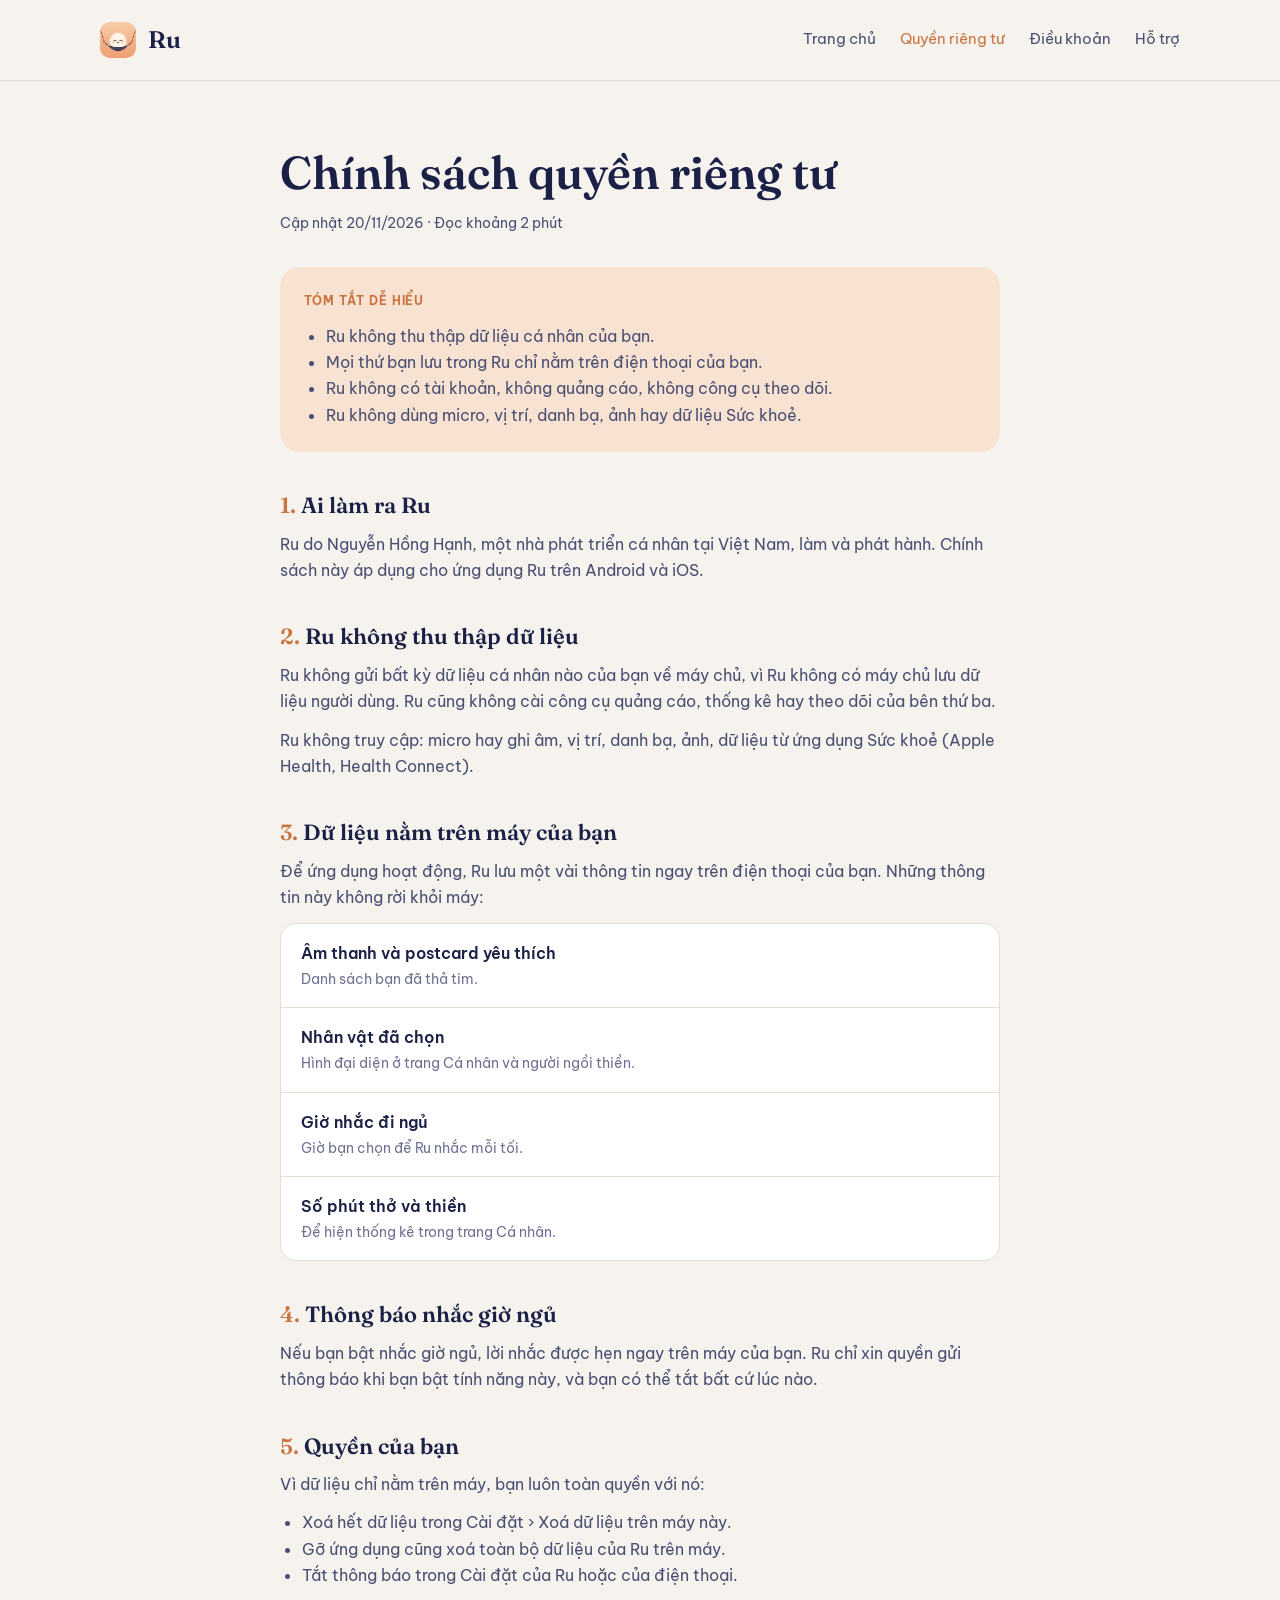
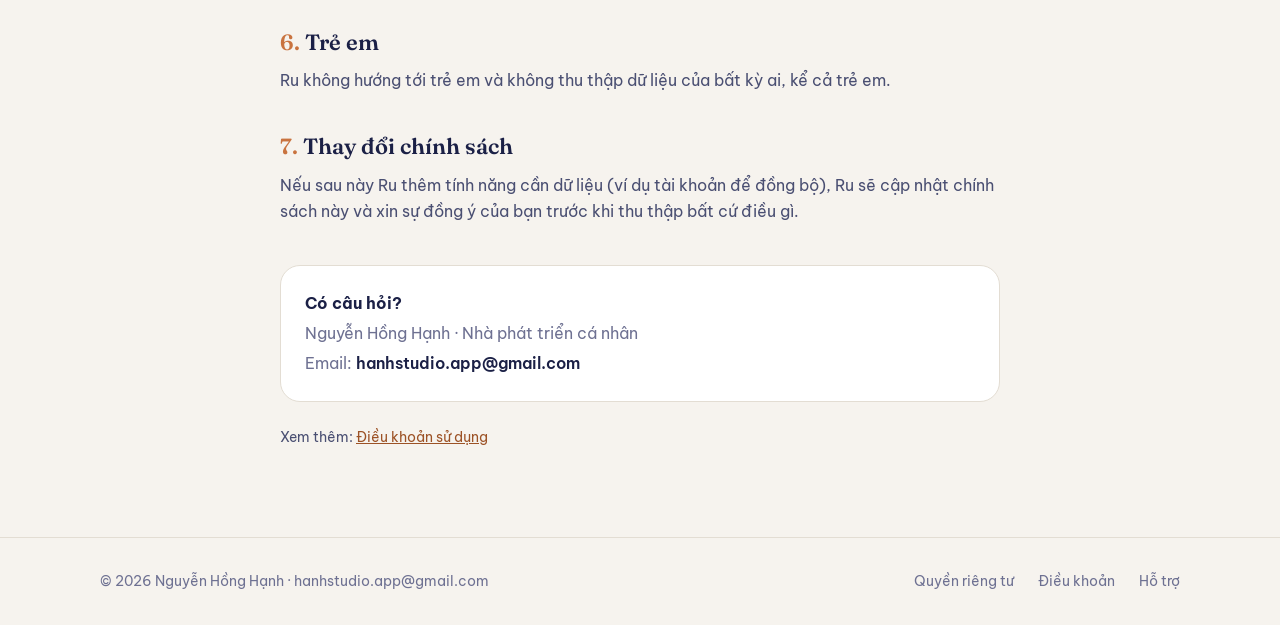
<file: privacy.html>
<!doctype html>
<html lang="vi">
<head>
<meta charset="utf-8">
<meta name="viewport" content="width=device-width, initial-scale=1">
<title>Quyền riêng tư – Ru</title>
<meta name="description" content="Ru lưu mọi dữ liệu ngay trên điện thoại của bạn, không thu thập hay gửi đi bất kỳ thông tin cá nhân nào.">
<meta name="color-scheme" content="dark light">
<meta name="theme-color" content="#0b0e1b" media="(prefers-color-scheme: dark)">
<meta name="theme-color" content="#f6f3ee" media="(prefers-color-scheme: light)">
<meta property="og:title" content="Quyền riêng tư – Ru">
<meta property="og:description" content="Ru lưu mọi dữ liệu ngay trên điện thoại của bạn, không thu thập hay gửi đi bất kỳ thông tin cá nhân nào.">
<meta property="og:type" content="website">
<meta property="og:image" content="img/icon.png">
<link rel="icon" type="image/png" href="favicon.png">
<link rel="apple-touch-icon" href="img/icon.png">
<link rel="preconnect" href="https://fonts.googleapis.com">
<link rel="preconnect" href="https://fonts.gstatic.com" crossorigin>
<link rel="stylesheet" href="https://fonts.googleapis.com/css2?family=Be+Vietnam+Pro:wght@400;500;600&amp;family=Fraunces:opsz,wght@9..144,400;9..144,600&amp;display=swap">
<style>
:root{--page:#0b0e1b}
.wp{--bg:#0b0e1b;--bg2:#0f1324;--sf:#181d33;--bd:#2e3554;--tx:#ede8e0;--tx2:#cfcbdd;--tx3:#a8a6bc;--ac:#f5b98a;--acs:rgba(245,185,138,.12);--on:#2a1a10;--link:#f5b98a}
@media (prefers-color-scheme: light){
 :root{--page:#f6f3ee}
 .wp{--bg:#f6f3ee;--bg2:#efe8dd;--sf:#ffffff;--bd:#e3ddd3;--tx:#1b2046;--tx2:#4a4f72;--tx3:#6e7192;--ac:#c9733f;--acs:#f8e3d2;--on:#ffffff;--link:#9c5226}
}
html,body{overflow-x:clip}
body{margin:0;background:var(--page)}
.wp{
 background:var(--bg);color:var(--tx);font-family:'Be Vietnam Pro',system-ui,sans-serif;font-size:16px;line-height:1.65;min-height:100vh;display:flex;flex-direction:column}
.wp *{box-sizing:border-box}
.wp .wrap{max-width:1120px;margin:0 auto;width:100%;padding-left:max(20px,env(safe-area-inset-left,0px));padding-right:max(20px,env(safe-area-inset-right,0px))}
.wp .col{max-width:720px;margin:0 auto}
.wp a{color:var(--link)}
.wp nav.top{border-bottom:1px solid var(--bd)}
.wp nav.top .wrap{display:flex;align-items:center;justify-content:space-between;gap:16px;padding-block:20px;flex-wrap:wrap}
.wp .brand{display:flex;align-items:center;gap:12px;font-family:'Fraunces',Georgia,serif;font-weight:600;font-size:24px;color:var(--tx);text-decoration:none}
.wp .brand img{width:36px;height:36px;border-radius:10px}
.wp .links{display:flex;align-items:center;gap:24px;font-size:15px}
.wp .links a{color:var(--tx2);text-decoration:none}
.wp .links a[aria-current="page"]{color:var(--ac)}
.wp main{padding-block:64px 88px}
.wp h1,.wp h2{font-family:'Fraunces',Georgia,serif;font-weight:600;margin:0;line-height:1.2}
.wp h1{font-size:clamp(32px,4vw,46px)}
.wp h2{font-size:22px}
.wp .lead{color:var(--tx2);font-size:18px;margin:12px 0 0}
.wp .meta{color:var(--tx3);font-size:14px;margin:8px 0 0}
.wp .summary{margin:32px 0 0;padding:24px;border-radius:20px;background:var(--acs)}
.wp .summary strong{display:block;font-size:12px;letter-spacing:.08em;text-transform:uppercase;color:var(--ac);margin-bottom:8px}
.wp .summary ul{margin:0;padding-left:20px;color:var(--tx)}
.wp .doc section{margin-top:40px}
.wp .doc section h2 .n{color:var(--ac)}
.wp .doc p,.wp .doc li{color:var(--tx2)}
.wp .doc p{margin:12px 0 0}
.wp .doc ul{margin:12px 0 0;padding-left:22px}
.wp .data{margin-top:12px;border:1px solid var(--bd);border-radius:16px;background:var(--sf)}
.wp .data div{padding:16px 20px;display:grid;gap:2px}
.wp .data div+div{border-top:1px solid var(--bd)}
.wp .data b{color:var(--tx);font-weight:600}
.wp .data span{color:var(--tx3);font-size:14px}
.wp .contact{margin-top:40px;padding:24px;border:1px solid var(--bd);border-radius:20px;background:var(--sf)}
.wp .contact p{margin:4px 0 0;color:var(--tx3)}
.wp .mail{font-weight:600;color:var(--tx);user-select:all}
.wp .faq h2{margin-bottom:8px}
.wp .faq details{border-bottom:1px solid var(--bd);padding-block:16px}
.wp .faq summary{cursor:pointer;font-weight:600;color:var(--tx);list-style:none;display:flex;justify-content:space-between;gap:16px}
.wp .faq summary::-webkit-details-marker{display:none}
.wp .faq summary:after{content:"+";color:var(--ac);font-size:20px;line-height:1}
.wp .faq details[open] summary:after{content:"–"}
.wp .faq details p{margin:8px 0 0;color:var(--tx2)}
.wp ol.steps{padding-left:22px;color:var(--tx2)}
.wp footer{flex:1 0 auto;display:flex;flex-direction:column;justify-content:center;border-top:1px solid var(--bd);color:var(--tx3);font-size:14px}
.wp footer .wrap{padding-block:32px;display:flex;justify-content:space-between;gap:16px 32px;flex-wrap:wrap}
.wp footer .fl{display:flex;gap:24px;flex-wrap:wrap}
.wp footer a{color:var(--tx3);text-decoration:none}
@media (max-width:600px){.wp .links .tx{display:none}.wp main{padding-block:48px 64px}}
</style>
</head>
<body>
<div class="wp">
 <nav class="top"><div class="wrap"><a class="brand" href="index.html"><img src="img/icon.png" alt="" width="36" height="36">Ru</a><div class="links"><a class="tx" href="index.html">Trang chủ</a><a class="tx" href="privacy.html" aria-current="page">Quyền riêng tư</a><a class="tx" href="terms.html">Điều khoản</a><a class="tx" href="support.html">Hỗ trợ</a></div></div></nav>
 <main><div class="wrap"><div class="col"><article class="doc"><h1>Chính sách quyền riêng tư</h1><p class="meta">Cập nhật 20/11/2026 · Đọc khoảng 2 phút</p><div class="summary"><strong>Tóm tắt dễ hiểu</strong><ul><li>Ru không thu thập dữ liệu cá nhân của bạn.</li><li>Mọi thứ bạn lưu trong Ru chỉ nằm trên điện thoại của bạn.</li><li>Ru không có tài khoản, không quảng cáo, không công cụ theo dõi.</li><li>Ru không dùng micro, vị trí, danh bạ, ảnh hay dữ liệu Sức khoẻ.</li></ul></div><section><h2><span class="n">1.</span> Ai làm ra Ru</h2><p>Ru do Nguyễn Hồng Hạnh, một nhà phát triển cá nhân tại Việt Nam, làm và phát hành. Chính sách này áp dụng cho ứng dụng Ru trên Android và iOS.</p></section><section><h2><span class="n">2.</span> Ru không thu thập dữ liệu</h2><p>Ru không gửi bất kỳ dữ liệu cá nhân nào của bạn về máy chủ, vì Ru không có máy chủ lưu dữ liệu người dùng. Ru cũng không cài công cụ quảng cáo, thống kê hay theo dõi của bên thứ ba.</p><p>Ru không truy cập: micro hay ghi âm, vị trí, danh bạ, ảnh, dữ liệu từ ứng dụng Sức khoẻ (Apple Health, Health Connect).</p></section><section><h2><span class="n">3.</span> Dữ liệu nằm trên máy của bạn</h2><p>Để ứng dụng hoạt động, Ru lưu một vài thông tin ngay trên điện thoại của bạn. Những thông tin này không rời khỏi máy:</p><div class="data"><div><b>Âm thanh và postcard yêu thích</b><span>Danh sách bạn đã thả tim.</span></div><div><b>Nhân vật đã chọn</b><span>Hình đại diện ở trang Cá nhân và người ngồi thiền.</span></div><div><b>Giờ nhắc đi ngủ</b><span>Giờ bạn chọn để Ru nhắc mỗi tối.</span></div><div><b>Số phút thở và thiền</b><span>Để hiện thống kê trong trang Cá nhân.</span></div></div></section><section><h2><span class="n">4.</span> Thông báo nhắc giờ ngủ</h2><p>Nếu bạn bật nhắc giờ ngủ, lời nhắc được hẹn ngay trên máy của bạn. Ru chỉ xin quyền gửi thông báo khi bạn bật tính năng này, và bạn có thể tắt bất cứ lúc nào.</p></section><section><h2><span class="n">5.</span> Quyền của bạn</h2><p>Vì dữ liệu chỉ nằm trên máy, bạn luôn toàn quyền với nó:</p><ul><li>Xoá hết dữ liệu trong Cài đặt › Xoá dữ liệu trên máy này.</li><li>Gỡ ứng dụng cũng xoá toàn bộ dữ liệu của Ru trên máy.</li><li>Tắt thông báo trong Cài đặt của Ru hoặc của điện thoại.</li></ul></section><section><h2><span class="n">6.</span> Trẻ em</h2><p>Ru không hướng tới trẻ em và không thu thập dữ liệu của bất kỳ ai, kể cả trẻ em.</p></section><section><h2><span class="n">7.</span> Thay đổi chính sách</h2><p>Nếu sau này Ru thêm tính năng cần dữ liệu (ví dụ tài khoản để đồng bộ), Ru sẽ cập nhật chính sách này và xin sự đồng ý của bạn trước khi thu thập bất cứ điều gì.</p></section><div class="contact"><b>Có câu hỏi?</b><p>Nguyễn Hồng Hạnh · Nhà phát triển cá nhân</p><p>Email: <span class="mail">hanhstudio.app@gmail.com</span></p></div><p class="meta" style="margin-top:24px">Xem thêm: <a href="terms.html">Điều khoản sử dụng</a></p></article></div></div></main>
 <footer><div class="wrap"><span>© 2026 Nguyễn Hồng Hạnh · hanhstudio.app@gmail.com</span><div class="fl"><a href="privacy.html">Quyền riêng tư</a><a href="terms.html">Điều khoản</a><a href="support.html">Hỗ trợ</a></div></div></footer>
</div>
</body>
</html>
</file>
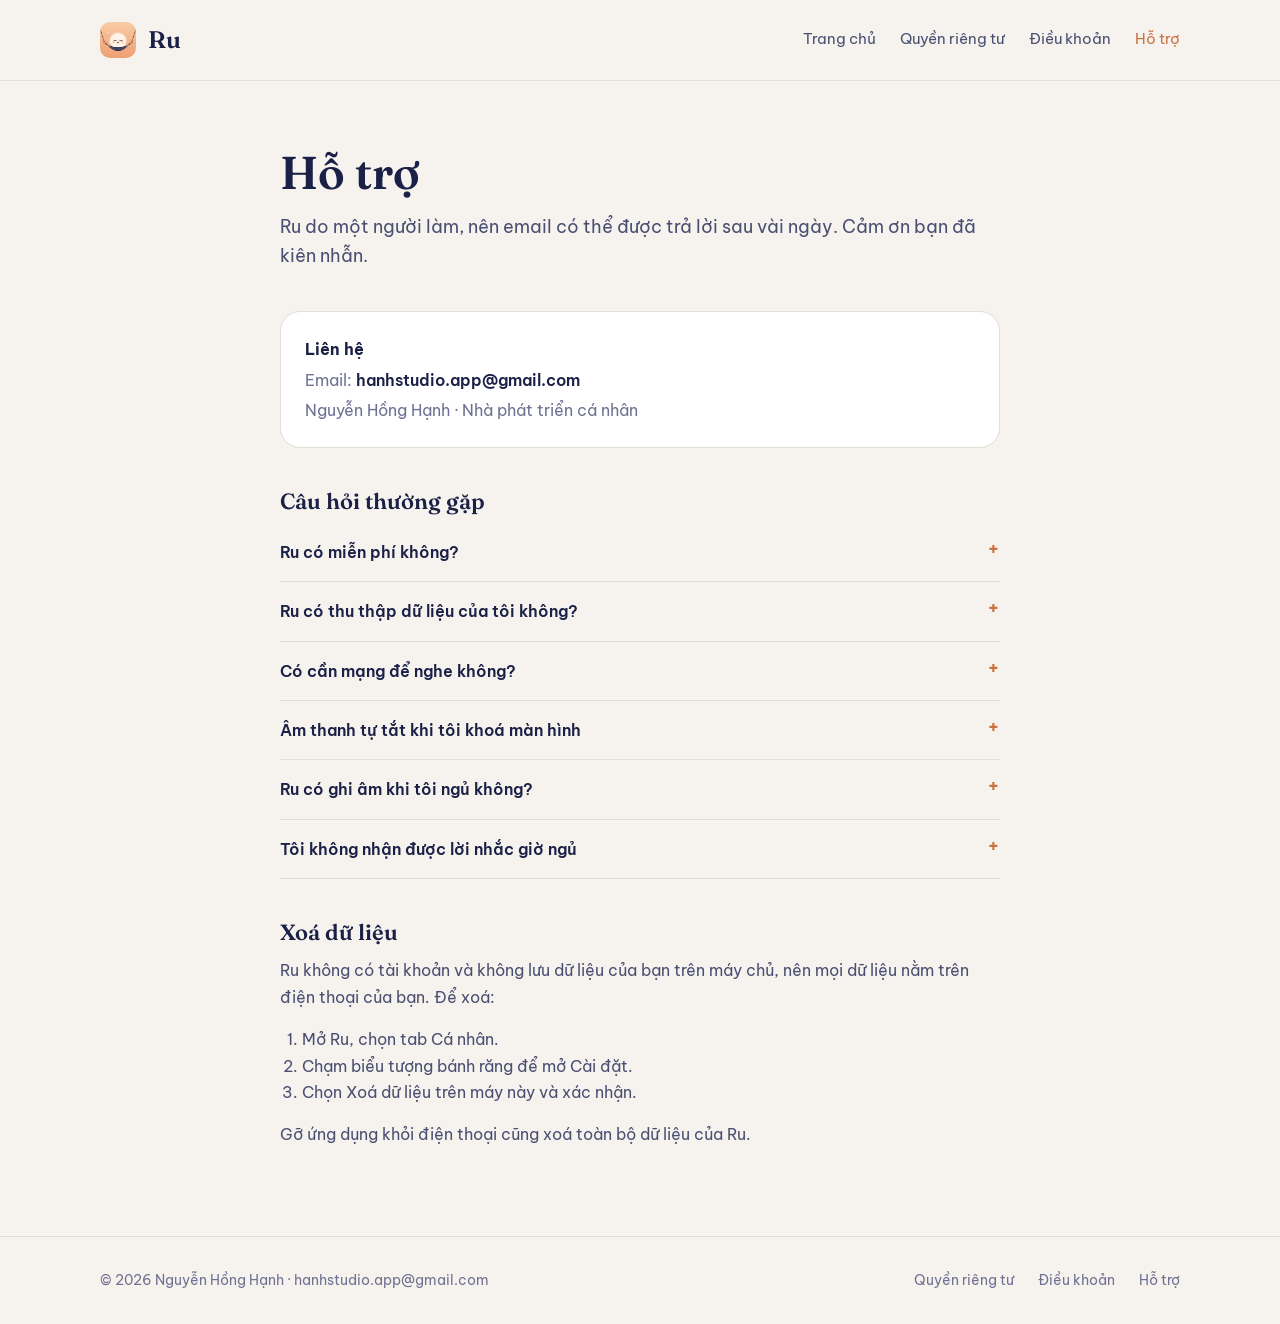
<file: support.html>
<!doctype html>
<html lang="vi">
<head>
<meta charset="utf-8">
<meta name="viewport" content="width=device-width, initial-scale=1">
<title>Hỗ trợ – Ru</title>
<meta name="description" content="Câu hỏi thường gặp và cách liên hệ hỗ trợ ứng dụng Ru.">
<meta name="color-scheme" content="dark light">
<meta name="theme-color" content="#0b0e1b" media="(prefers-color-scheme: dark)">
<meta name="theme-color" content="#f6f3ee" media="(prefers-color-scheme: light)">
<meta property="og:title" content="Hỗ trợ – Ru">
<meta property="og:description" content="Câu hỏi thường gặp và cách liên hệ hỗ trợ ứng dụng Ru.">
<meta property="og:type" content="website">
<meta property="og:image" content="img/icon.png">
<link rel="icon" type="image/png" href="favicon.png">
<link rel="apple-touch-icon" href="img/icon.png">
<link rel="preconnect" href="https://fonts.googleapis.com">
<link rel="preconnect" href="https://fonts.gstatic.com" crossorigin>
<link rel="stylesheet" href="https://fonts.googleapis.com/css2?family=Be+Vietnam+Pro:wght@400;500;600&amp;family=Fraunces:opsz,wght@9..144,400;9..144,600&amp;display=swap">
<style>
:root{--page:#0b0e1b}
.wp{--bg:#0b0e1b;--bg2:#0f1324;--sf:#181d33;--bd:#2e3554;--tx:#ede8e0;--tx2:#cfcbdd;--tx3:#a8a6bc;--ac:#f5b98a;--acs:rgba(245,185,138,.12);--on:#2a1a10;--link:#f5b98a}
@media (prefers-color-scheme: light){
 :root{--page:#f6f3ee}
 .wp{--bg:#f6f3ee;--bg2:#efe8dd;--sf:#ffffff;--bd:#e3ddd3;--tx:#1b2046;--tx2:#4a4f72;--tx3:#6e7192;--ac:#c9733f;--acs:#f8e3d2;--on:#ffffff;--link:#9c5226}
}
html,body{overflow-x:clip}
body{margin:0;background:var(--page)}
.wp{
 background:var(--bg);color:var(--tx);font-family:'Be Vietnam Pro',system-ui,sans-serif;font-size:16px;line-height:1.65;min-height:100vh;display:flex;flex-direction:column}
.wp *{box-sizing:border-box}
.wp .wrap{max-width:1120px;margin:0 auto;width:100%;padding-left:max(20px,env(safe-area-inset-left,0px));padding-right:max(20px,env(safe-area-inset-right,0px))}
.wp .col{max-width:720px;margin:0 auto}
.wp a{color:var(--link)}
.wp nav.top{border-bottom:1px solid var(--bd)}
.wp nav.top .wrap{display:flex;align-items:center;justify-content:space-between;gap:16px;padding-block:20px;flex-wrap:wrap}
.wp .brand{display:flex;align-items:center;gap:12px;font-family:'Fraunces',Georgia,serif;font-weight:600;font-size:24px;color:var(--tx);text-decoration:none}
.wp .brand img{width:36px;height:36px;border-radius:10px}
.wp .links{display:flex;align-items:center;gap:24px;font-size:15px}
.wp .links a{color:var(--tx2);text-decoration:none}
.wp .links a[aria-current="page"]{color:var(--ac)}
.wp main{padding-block:64px 88px}
.wp h1,.wp h2{font-family:'Fraunces',Georgia,serif;font-weight:600;margin:0;line-height:1.2}
.wp h1{font-size:clamp(32px,4vw,46px)}
.wp h2{font-size:22px}
.wp .lead{color:var(--tx2);font-size:18px;margin:12px 0 0}
.wp .meta{color:var(--tx3);font-size:14px;margin:8px 0 0}
.wp .summary{margin:32px 0 0;padding:24px;border-radius:20px;background:var(--acs)}
.wp .summary strong{display:block;font-size:12px;letter-spacing:.08em;text-transform:uppercase;color:var(--ac);margin-bottom:8px}
.wp .summary ul{margin:0;padding-left:20px;color:var(--tx)}
.wp .doc section{margin-top:40px}
.wp .doc section h2 .n{color:var(--ac)}
.wp .doc p,.wp .doc li{color:var(--tx2)}
.wp .doc p{margin:12px 0 0}
.wp .doc ul{margin:12px 0 0;padding-left:22px}
.wp .data{margin-top:12px;border:1px solid var(--bd);border-radius:16px;background:var(--sf)}
.wp .data div{padding:16px 20px;display:grid;gap:2px}
.wp .data div+div{border-top:1px solid var(--bd)}
.wp .data b{color:var(--tx);font-weight:600}
.wp .data span{color:var(--tx3);font-size:14px}
.wp .contact{margin-top:40px;padding:24px;border:1px solid var(--bd);border-radius:20px;background:var(--sf)}
.wp .contact p{margin:4px 0 0;color:var(--tx3)}
.wp .mail{font-weight:600;color:var(--tx);user-select:all}
.wp .faq h2{margin-bottom:8px}
.wp .faq details{border-bottom:1px solid var(--bd);padding-block:16px}
.wp .faq summary{cursor:pointer;font-weight:600;color:var(--tx);list-style:none;display:flex;justify-content:space-between;gap:16px}
.wp .faq summary::-webkit-details-marker{display:none}
.wp .faq summary:after{content:"+";color:var(--ac);font-size:20px;line-height:1}
.wp .faq details[open] summary:after{content:"–"}
.wp .faq details p{margin:8px 0 0;color:var(--tx2)}
.wp ol.steps{padding-left:22px;color:var(--tx2)}
.wp footer{flex:1 0 auto;display:flex;flex-direction:column;justify-content:center;border-top:1px solid var(--bd);color:var(--tx3);font-size:14px}
.wp footer .wrap{padding-block:32px;display:flex;justify-content:space-between;gap:16px 32px;flex-wrap:wrap}
.wp footer .fl{display:flex;gap:24px;flex-wrap:wrap}
.wp footer a{color:var(--tx3);text-decoration:none}
@media (max-width:600px){.wp .links .tx{display:none}.wp main{padding-block:48px 64px}}
</style>
</head>
<body>
<div class="wp">
 <nav class="top"><div class="wrap"><a class="brand" href="index.html"><img src="img/icon.png" alt="" width="36" height="36">Ru</a><div class="links"><a class="tx" href="index.html">Trang chủ</a><a class="tx" href="privacy.html">Quyền riêng tư</a><a class="tx" href="terms.html">Điều khoản</a><a class="tx" href="support.html" aria-current="page">Hỗ trợ</a></div></div></nav>
 <main><div class="wrap"><div class="col"><h1>Hỗ trợ</h1><p class="lead">Ru do một người làm, nên email có thể được trả lời sau vài ngày. Cảm ơn bạn đã kiên nhẫn.</p><div class="contact"><b>Liên hệ</b><p>Email: <span class="mail">hanhstudio.app@gmail.com</span></p><p>Nguyễn Hồng Hạnh · Nhà phát triển cá nhân</p></div><section class="faq" style="margin-top:40px"><h2>Câu hỏi thường gặp</h2><details><summary>Ru có miễn phí không?</summary><p>Có. Toàn bộ âm thanh ngủ, bài thở, thiền và postcard đều miễn phí, không quảng cáo, không cần tài khoản.</p></details><details><summary>Ru có thu thập dữ liệu của tôi không?</summary><p>Không. Âm thanh yêu thích, giờ nhắc và số phút thở chỉ lưu trên điện thoại của bạn. Ru không có máy chủ lưu dữ liệu người dùng và không cài công cụ quảng cáo hay theo dõi.</p></details><details><summary>Có cần mạng để nghe không?</summary><p>Không. Âm thanh và postcard nằm sẵn trong ứng dụng, nghe được cả khi không có mạng.</p></details><details><summary>Âm thanh tự tắt khi tôi khoá màn hình</summary><p>Kiểm tra chế độ tiết kiệm pin và cho phép Ru chạy nền. Trên Android, giữ thông báo trình phát của Ru trên màn hình khoá. Nếu vẫn lỗi, gửi email cho chúng tôi kèm tên máy.</p></details><details><summary>Ru có ghi âm khi tôi ngủ không?</summary><p>Không. Ru không dùng micro, không ghi âm, không đọc dữ liệu Sức khoẻ hay vị trí.</p></details><details><summary>Tôi không nhận được lời nhắc giờ ngủ</summary><p>Mở Cài đặt của máy › Ru › Thông báo và bật Cho phép thông báo, sau đó bật lại Nhắc giờ đi ngủ trong Ru.</p></details></section><section id="xoa-du-lieu" class="doc" style="margin-top:40px"><h2>Xoá dữ liệu</h2><p>Ru không có tài khoản và không lưu dữ liệu của bạn trên máy chủ, nên mọi dữ liệu nằm trên điện thoại của bạn. Để xoá:</p><ol class="steps"><li>Mở Ru, chọn tab Cá nhân.</li><li>Chạm biểu tượng bánh răng để mở Cài đặt.</li><li>Chọn Xoá dữ liệu trên máy này và xác nhận.</li></ol><p>Gỡ ứng dụng khỏi điện thoại cũng xoá toàn bộ dữ liệu của Ru.</p></section></div></div></main>
 <footer><div class="wrap"><span>© 2026 Nguyễn Hồng Hạnh · hanhstudio.app@gmail.com</span><div class="fl"><a href="privacy.html">Quyền riêng tư</a><a href="terms.html">Điều khoản</a><a href="support.html">Hỗ trợ</a></div></div></footer>
</div>
</body>
</html>
</file>
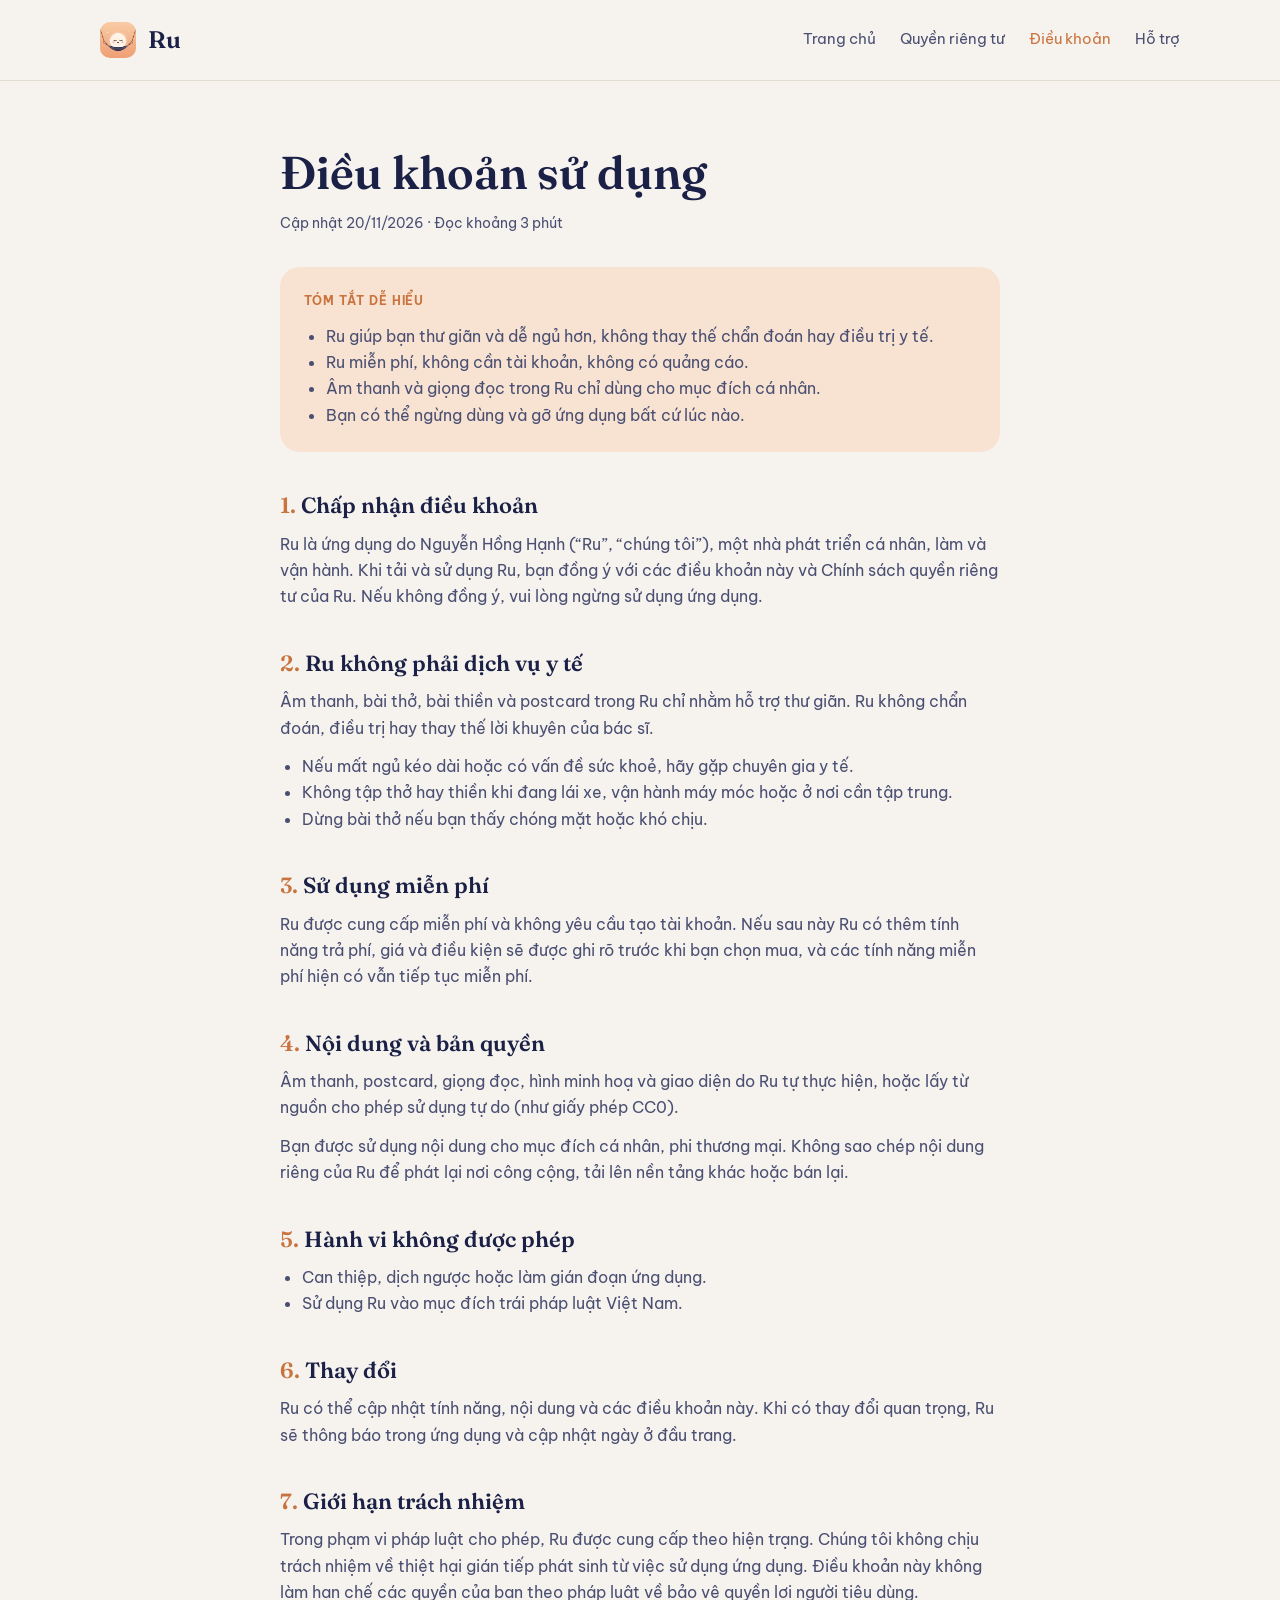
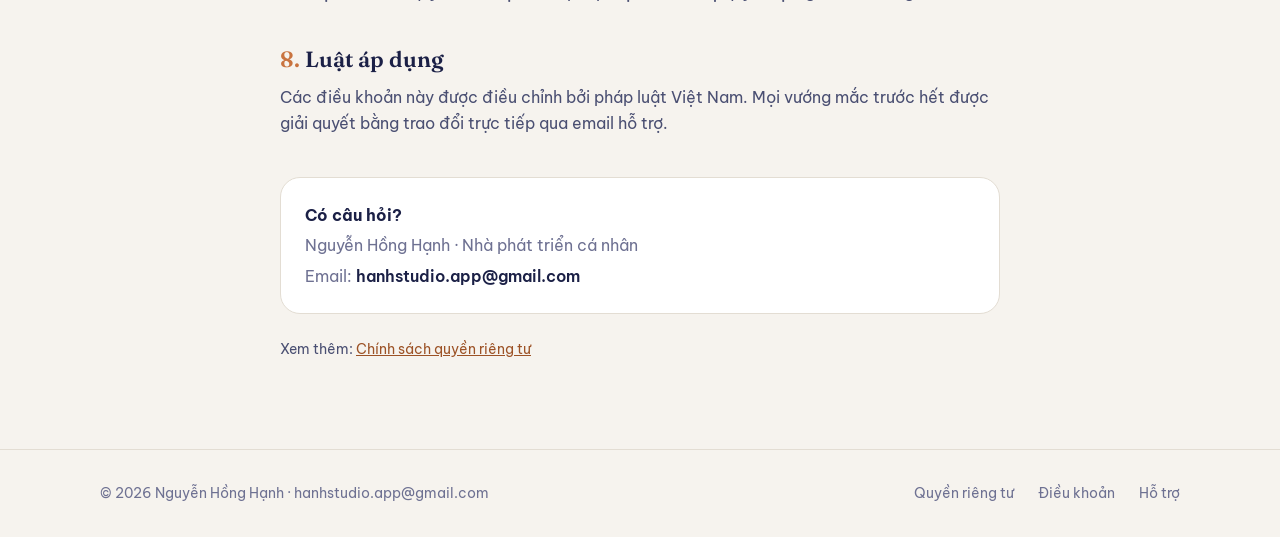
<file: terms.html>
<!doctype html>
<html lang="vi">
<head>
<meta charset="utf-8">
<meta name="viewport" content="width=device-width, initial-scale=1">
<title>Điều khoản sử dụng – Ru</title>
<meta name="description" content="Điều khoản sử dụng ứng dụng Ru – âm thanh ru ngủ, thở và thiền.">
<meta name="color-scheme" content="dark light">
<meta name="theme-color" content="#0b0e1b" media="(prefers-color-scheme: dark)">
<meta name="theme-color" content="#f6f3ee" media="(prefers-color-scheme: light)">
<meta property="og:title" content="Điều khoản sử dụng – Ru">
<meta property="og:description" content="Điều khoản sử dụng ứng dụng Ru – âm thanh ru ngủ, thở và thiền.">
<meta property="og:type" content="website">
<meta property="og:image" content="img/icon.png">
<link rel="icon" type="image/png" href="favicon.png">
<link rel="apple-touch-icon" href="img/icon.png">
<link rel="preconnect" href="https://fonts.googleapis.com">
<link rel="preconnect" href="https://fonts.gstatic.com" crossorigin>
<link rel="stylesheet" href="https://fonts.googleapis.com/css2?family=Be+Vietnam+Pro:wght@400;500;600&amp;family=Fraunces:opsz,wght@9..144,400;9..144,600&amp;display=swap">
<style>
:root{--page:#0b0e1b}
.wp{--bg:#0b0e1b;--bg2:#0f1324;--sf:#181d33;--bd:#2e3554;--tx:#ede8e0;--tx2:#cfcbdd;--tx3:#a8a6bc;--ac:#f5b98a;--acs:rgba(245,185,138,.12);--on:#2a1a10;--link:#f5b98a}
@media (prefers-color-scheme: light){
 :root{--page:#f6f3ee}
 .wp{--bg:#f6f3ee;--bg2:#efe8dd;--sf:#ffffff;--bd:#e3ddd3;--tx:#1b2046;--tx2:#4a4f72;--tx3:#6e7192;--ac:#c9733f;--acs:#f8e3d2;--on:#ffffff;--link:#9c5226}
}
html,body{overflow-x:clip}
body{margin:0;background:var(--page)}
.wp{
 background:var(--bg);color:var(--tx);font-family:'Be Vietnam Pro',system-ui,sans-serif;font-size:16px;line-height:1.65;min-height:100vh;display:flex;flex-direction:column}
.wp *{box-sizing:border-box}
.wp .wrap{max-width:1120px;margin:0 auto;width:100%;padding-left:max(20px,env(safe-area-inset-left,0px));padding-right:max(20px,env(safe-area-inset-right,0px))}
.wp .col{max-width:720px;margin:0 auto}
.wp a{color:var(--link)}
.wp nav.top{border-bottom:1px solid var(--bd)}
.wp nav.top .wrap{display:flex;align-items:center;justify-content:space-between;gap:16px;padding-block:20px;flex-wrap:wrap}
.wp .brand{display:flex;align-items:center;gap:12px;font-family:'Fraunces',Georgia,serif;font-weight:600;font-size:24px;color:var(--tx);text-decoration:none}
.wp .brand img{width:36px;height:36px;border-radius:10px}
.wp .links{display:flex;align-items:center;gap:24px;font-size:15px}
.wp .links a{color:var(--tx2);text-decoration:none}
.wp .links a[aria-current="page"]{color:var(--ac)}
.wp main{padding-block:64px 88px}
.wp h1,.wp h2{font-family:'Fraunces',Georgia,serif;font-weight:600;margin:0;line-height:1.2}
.wp h1{font-size:clamp(32px,4vw,46px)}
.wp h2{font-size:22px}
.wp .lead{color:var(--tx2);font-size:18px;margin:12px 0 0}
.wp .meta{color:var(--tx3);font-size:14px;margin:8px 0 0}
.wp .summary{margin:32px 0 0;padding:24px;border-radius:20px;background:var(--acs)}
.wp .summary strong{display:block;font-size:12px;letter-spacing:.08em;text-transform:uppercase;color:var(--ac);margin-bottom:8px}
.wp .summary ul{margin:0;padding-left:20px;color:var(--tx)}
.wp .doc section{margin-top:40px}
.wp .doc section h2 .n{color:var(--ac)}
.wp .doc p,.wp .doc li{color:var(--tx2)}
.wp .doc p{margin:12px 0 0}
.wp .doc ul{margin:12px 0 0;padding-left:22px}
.wp .data{margin-top:12px;border:1px solid var(--bd);border-radius:16px;background:var(--sf)}
.wp .data div{padding:16px 20px;display:grid;gap:2px}
.wp .data div+div{border-top:1px solid var(--bd)}
.wp .data b{color:var(--tx);font-weight:600}
.wp .data span{color:var(--tx3);font-size:14px}
.wp .contact{margin-top:40px;padding:24px;border:1px solid var(--bd);border-radius:20px;background:var(--sf)}
.wp .contact p{margin:4px 0 0;color:var(--tx3)}
.wp .mail{font-weight:600;color:var(--tx);user-select:all}
.wp .faq h2{margin-bottom:8px}
.wp .faq details{border-bottom:1px solid var(--bd);padding-block:16px}
.wp .faq summary{cursor:pointer;font-weight:600;color:var(--tx);list-style:none;display:flex;justify-content:space-between;gap:16px}
.wp .faq summary::-webkit-details-marker{display:none}
.wp .faq summary:after{content:"+";color:var(--ac);font-size:20px;line-height:1}
.wp .faq details[open] summary:after{content:"–"}
.wp .faq details p{margin:8px 0 0;color:var(--tx2)}
.wp ol.steps{padding-left:22px;color:var(--tx2)}
.wp footer{flex:1 0 auto;display:flex;flex-direction:column;justify-content:center;border-top:1px solid var(--bd);color:var(--tx3);font-size:14px}
.wp footer .wrap{padding-block:32px;display:flex;justify-content:space-between;gap:16px 32px;flex-wrap:wrap}
.wp footer .fl{display:flex;gap:24px;flex-wrap:wrap}
.wp footer a{color:var(--tx3);text-decoration:none}
@media (max-width:600px){.wp .links .tx{display:none}.wp main{padding-block:48px 64px}}
</style>
</head>
<body>
<div class="wp">
 <nav class="top"><div class="wrap"><a class="brand" href="index.html"><img src="img/icon.png" alt="" width="36" height="36">Ru</a><div class="links"><a class="tx" href="index.html">Trang chủ</a><a class="tx" href="privacy.html">Quyền riêng tư</a><a class="tx" href="terms.html" aria-current="page">Điều khoản</a><a class="tx" href="support.html">Hỗ trợ</a></div></div></nav>
 <main><div class="wrap"><div class="col"><article class="doc"><h1>Điều khoản sử dụng</h1><p class="meta">Cập nhật 20/11/2026 · Đọc khoảng 3 phút</p><div class="summary"><strong>Tóm tắt dễ hiểu</strong><ul><li>Ru giúp bạn thư giãn và dễ ngủ hơn, không thay thế chẩn đoán hay điều trị y tế.</li><li>Ru miễn phí, không cần tài khoản, không có quảng cáo.</li><li>Âm thanh và giọng đọc trong Ru chỉ dùng cho mục đích cá nhân.</li><li>Bạn có thể ngừng dùng và gỡ ứng dụng bất cứ lúc nào.</li></ul></div><section><h2><span class="n">1.</span> Chấp nhận điều khoản</h2><p>Ru là ứng dụng do Nguyễn Hồng Hạnh (“Ru”, “chúng tôi”), một nhà phát triển cá nhân, làm và vận hành. Khi tải và sử dụng Ru, bạn đồng ý với các điều khoản này và Chính sách quyền riêng tư của Ru. Nếu không đồng ý, vui lòng ngừng sử dụng ứng dụng.</p></section><section><h2><span class="n">2.</span> Ru không phải dịch vụ y tế</h2><p>Âm thanh, bài thở, bài thiền và postcard trong Ru chỉ nhằm hỗ trợ thư giãn. Ru không chẩn đoán, điều trị hay thay thế lời khuyên của bác sĩ.</p><ul><li>Nếu mất ngủ kéo dài hoặc có vấn đề sức khoẻ, hãy gặp chuyên gia y tế.</li><li>Không tập thở hay thiền khi đang lái xe, vận hành máy móc hoặc ở nơi cần tập trung.</li><li>Dừng bài thở nếu bạn thấy chóng mặt hoặc khó chịu.</li></ul></section><section><h2><span class="n">3.</span> Sử dụng miễn phí</h2><p>Ru được cung cấp miễn phí và không yêu cầu tạo tài khoản. Nếu sau này Ru có thêm tính năng trả phí, giá và điều kiện sẽ được ghi rõ trước khi bạn chọn mua, và các tính năng miễn phí hiện có vẫn tiếp tục miễn phí.</p></section><section><h2><span class="n">4.</span> Nội dung và bản quyền</h2><p>Âm thanh, postcard, giọng đọc, hình minh hoạ và giao diện do Ru tự thực hiện, hoặc lấy từ nguồn cho phép sử dụng tự do (như giấy phép CC0).</p><p>Bạn được sử dụng nội dung cho mục đích cá nhân, phi thương mại. Không sao chép nội dung riêng của Ru để phát lại nơi công cộng, tải lên nền tảng khác hoặc bán lại.</p></section><section><h2><span class="n">5.</span> Hành vi không được phép</h2><ul><li>Can thiệp, dịch ngược hoặc làm gián đoạn ứng dụng.</li><li>Sử dụng Ru vào mục đích trái pháp luật Việt Nam.</li></ul></section><section><h2><span class="n">6.</span> Thay đổi</h2><p>Ru có thể cập nhật tính năng, nội dung và các điều khoản này. Khi có thay đổi quan trọng, Ru sẽ thông báo trong ứng dụng và cập nhật ngày ở đầu trang.</p></section><section><h2><span class="n">7.</span> Giới hạn trách nhiệm</h2><p>Trong phạm vi pháp luật cho phép, Ru được cung cấp theo hiện trạng. Chúng tôi không chịu trách nhiệm về thiệt hại gián tiếp phát sinh từ việc sử dụng ứng dụng. Điều khoản này không làm hạn chế các quyền của bạn theo pháp luật về bảo vệ quyền lợi người tiêu dùng.</p></section><section><h2><span class="n">8.</span> Luật áp dụng</h2><p>Các điều khoản này được điều chỉnh bởi pháp luật Việt Nam. Mọi vướng mắc trước hết được giải quyết bằng trao đổi trực tiếp qua email hỗ trợ.</p></section><div class="contact"><b>Có câu hỏi?</b><p>Nguyễn Hồng Hạnh · Nhà phát triển cá nhân</p><p>Email: <span class="mail">hanhstudio.app@gmail.com</span></p></div><p class="meta" style="margin-top:24px">Xem thêm: <a href="privacy.html">Chính sách quyền riêng tư</a></p></article></div></div></main>
 <footer><div class="wrap"><span>© 2026 Nguyễn Hồng Hạnh · hanhstudio.app@gmail.com</span><div class="fl"><a href="privacy.html">Quyền riêng tư</a><a href="terms.html">Điều khoản</a><a href="support.html">Hỗ trợ</a></div></div></footer>
</div>
</body>
</html>
</file>
